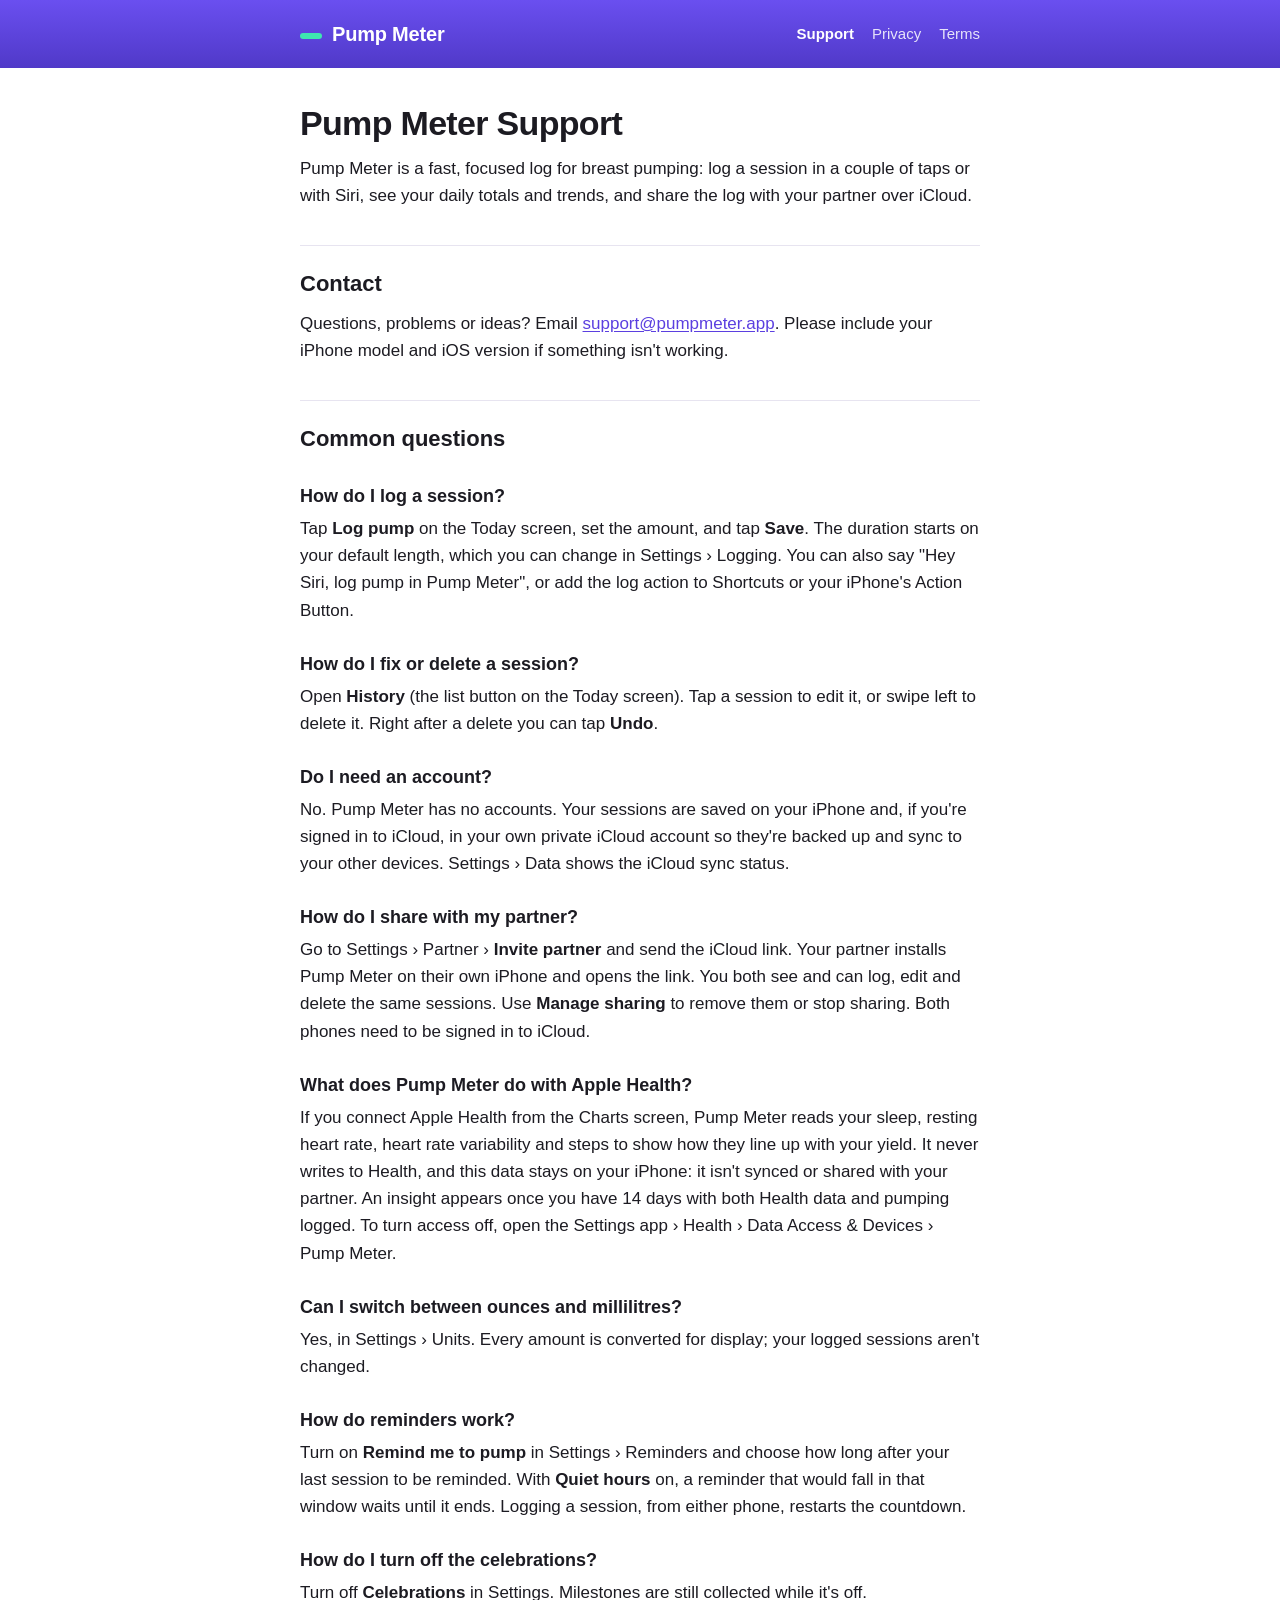
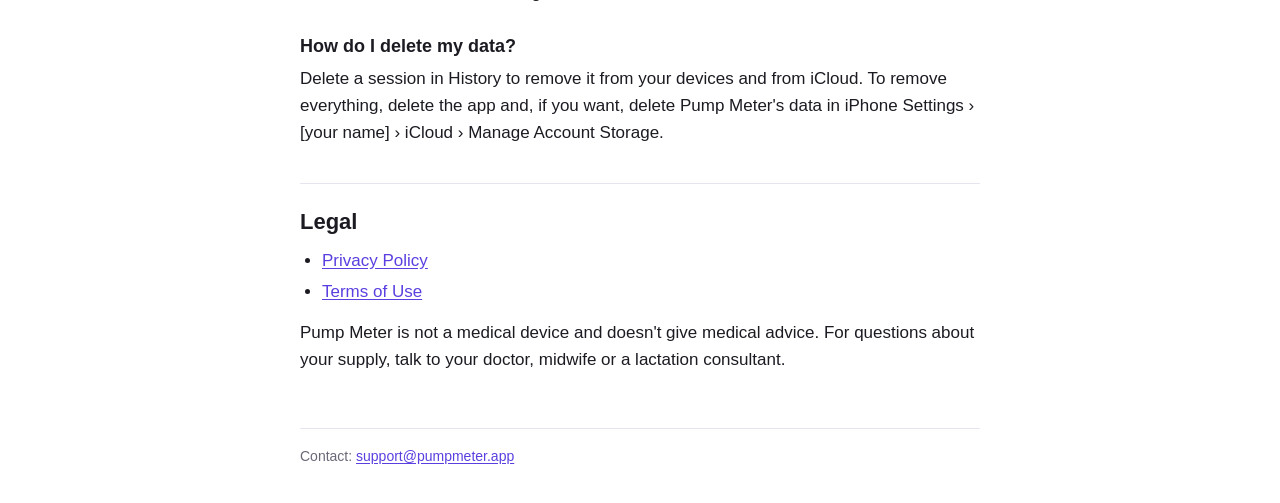
<file: index.html>
<!doctype html>
<html lang="en">
<head>
<meta charset="utf-8">
<meta name="viewport" content="width=device-width, initial-scale=1">
<title>Pump Meter Support</title>
<meta name="description" content="Pump Meter: a fast, focused log for breast pumping.">
<link rel="stylesheet" href="style.css">
</head>
<body>
<header><div class="inner"><a class="brand" href="">Pump Meter</a><nav><a href="" aria-current="page">Support</a><a href="privacy/">Privacy</a><a href="terms/">Terms</a></nav></div></header>
<main>
<h1>Pump Meter Support</h1>
<p>Pump Meter is a fast, focused log for breast pumping: log a session in a couple of taps or with Siri, see your daily totals and trends, and share the log with your partner over iCloud.</p>
<h2>Contact</h2>
<p>Questions, problems or ideas? Email <a href="mailto:support@pumpmeter.app">support@pumpmeter.app</a>. Please include your iPhone model and iOS version if something isn't working.</p>
<h2>Common questions</h2>
<h3>How do I log a session?</h3>
<p>Tap <strong>Log pump</strong> on the Today screen, set the amount, and tap <strong>Save</strong>. The duration starts on your default length, which you can change in Settings › Logging. You can also say "Hey Siri, log pump in Pump Meter", or add the log action to Shortcuts or your iPhone's Action Button.</p>
<h3>How do I fix or delete a session?</h3>
<p>Open <strong>History</strong> (the list button on the Today screen). Tap a session to edit it, or swipe left to delete it. Right after a delete you can tap <strong>Undo</strong>.</p>
<h3>Do I need an account?</h3>
<p>No. Pump Meter has no accounts. Your sessions are saved on your iPhone and, if you're signed in to iCloud, in your own private iCloud account so they're backed up and sync to your other devices. Settings › Data shows the iCloud sync status.</p>
<h3>How do I share with my partner?</h3>
<p>Go to Settings › Partner › <strong>Invite partner</strong> and send the iCloud link. Your partner installs Pump Meter on their own iPhone and opens the link. You both see and can log, edit and delete the same sessions. Use <strong>Manage sharing</strong> to remove them or stop sharing. Both phones need to be signed in to iCloud.</p>
<h3>What does Pump Meter do with Apple Health?</h3>
<p>If you connect Apple Health from the Charts screen, Pump Meter reads your sleep, resting heart rate, heart rate variability and steps to show how they line up with your yield. It never writes to Health, and this data stays on your iPhone: it isn't synced or shared with your partner. An insight appears once you have 14 days with both Health data and pumping logged. To turn access off, open the Settings app › Health › Data Access &amp; Devices › Pump Meter.</p>
<h3>Can I switch between ounces and millilitres?</h3>
<p>Yes, in Settings › Units. Every amount is converted for display; your logged sessions aren't changed.</p>
<h3>How do reminders work?</h3>
<p>Turn on <strong>Remind me to pump</strong> in Settings › Reminders and choose how long after your last session to be reminded. With <strong>Quiet hours</strong> on, a reminder that would fall in that window waits until it ends. Logging a session, from either phone, restarts the countdown.</p>
<h3>How do I turn off the celebrations?</h3>
<p>Turn off <strong>Celebrations</strong> in Settings. Milestones are still collected while it's off.</p>
<h3>How do I delete my data?</h3>
<p>Delete a session in History to remove it from your devices and from iCloud. To remove everything, delete the app and, if you want, delete Pump Meter's data in iPhone Settings › [your name] › iCloud › Manage Account Storage.</p>
<h2>Legal</h2>
<ul><li><a href="privacy/">Privacy Policy</a></li><li><a href="terms/">Terms of Use</a></li></ul>
<p>Pump Meter is not a medical device and doesn't give medical advice. For questions about your supply, talk to your doctor, midwife or a lactation consultant.</p>
</main>
<footer><div class="inner">Contact: <a href="mailto:support@pumpmeter.app">support@pumpmeter.app</a></div></footer>
</body>
</html>
</file>
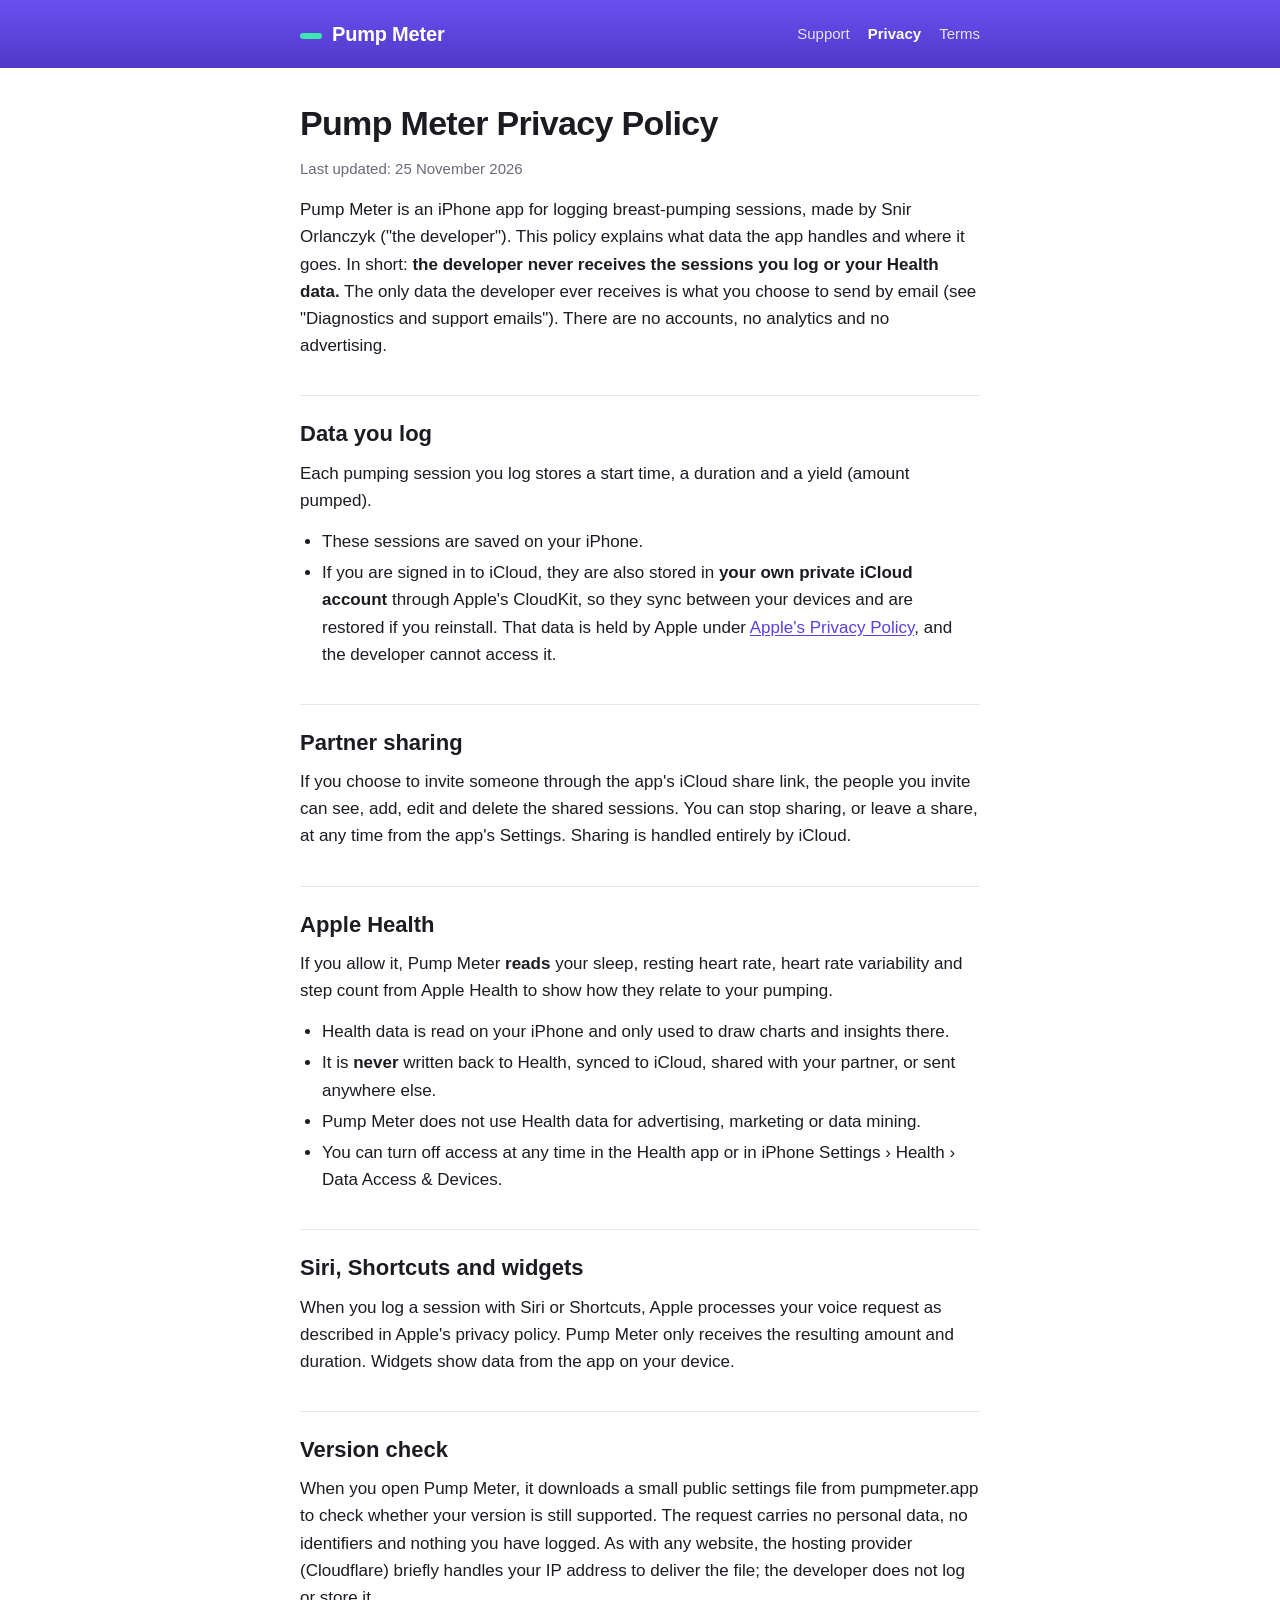
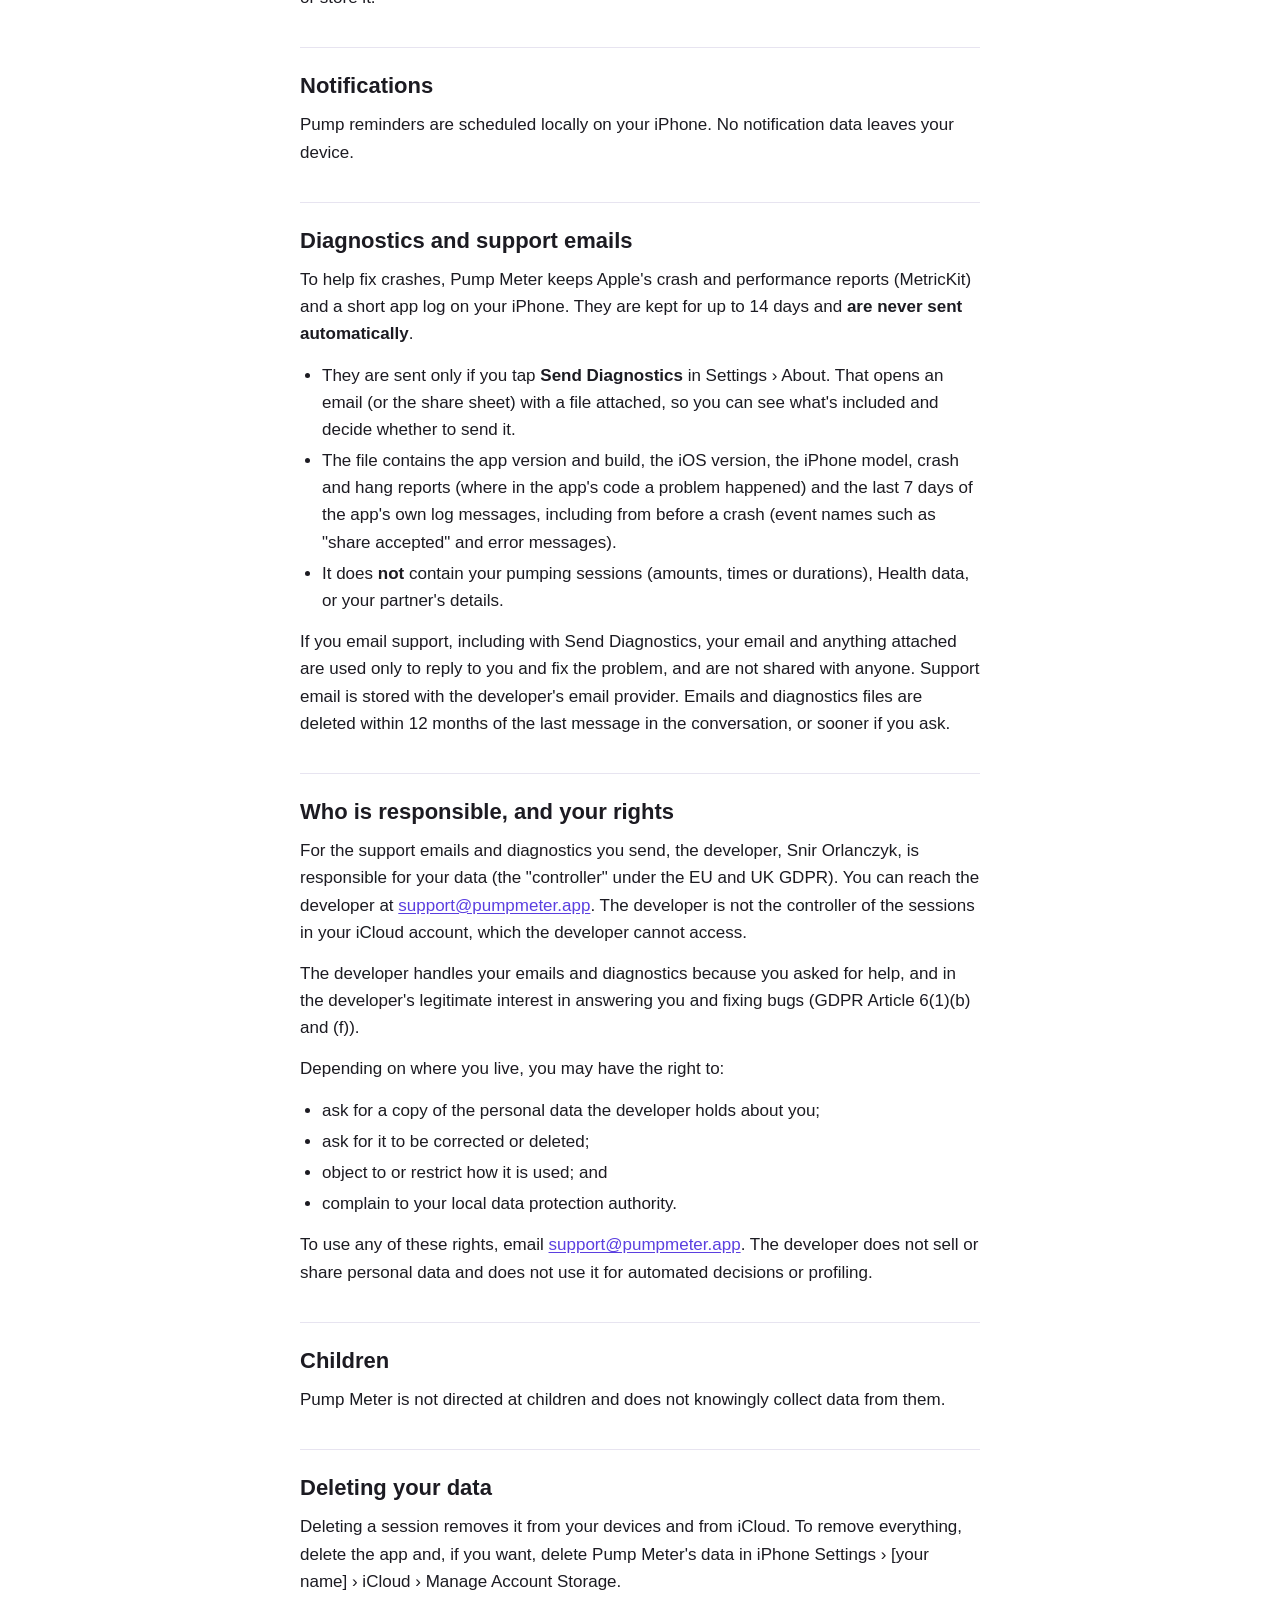
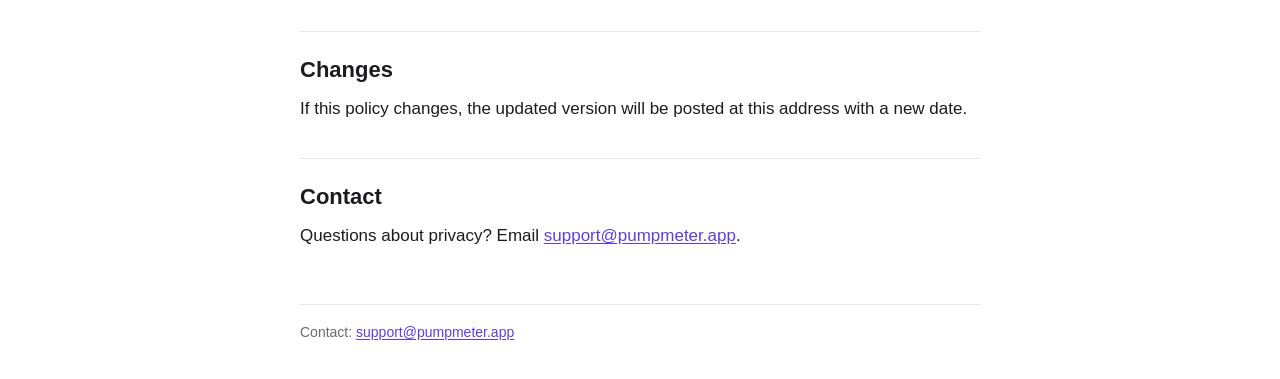
<file: privacy/index.html>
<!doctype html>
<html lang="en">
<head>
<meta charset="utf-8">
<meta name="viewport" content="width=device-width, initial-scale=1">
<title>Pump Meter Privacy Policy</title>
<meta name="description" content="Pump Meter: a fast, focused log for breast pumping.">
<link rel="stylesheet" href="../style.css">
</head>
<body>
<header><div class="inner"><a class="brand" href="../">Pump Meter</a><nav><a href="../">Support</a><a href="../privacy/" aria-current="page">Privacy</a><a href="../terms/">Terms</a></nav></div></header>
<main>
<h1>Pump Meter Privacy Policy</h1>
<p><em>Last updated: 25 November 2026</em></p>
<p>Pump Meter is an iPhone app for logging breast-pumping sessions, made by Snir Orlanczyk ("the developer"). This policy explains what data the app handles and where it goes. In short: <strong>the developer never receives the sessions you log or your Health data.</strong> The only data the developer ever receives is what you choose to send by email (see "Diagnostics and support emails"). There are no accounts, no analytics and no advertising.</p>
<h2>Data you log</h2>
<p>Each pumping session you log stores a start time, a duration and a yield (amount pumped).</p>
<ul><li>These sessions are saved on your iPhone.</li><li>If you are signed in to iCloud, they are also stored in <strong>your own private iCloud account</strong> through Apple's CloudKit, so they sync between your devices and are restored if you reinstall. That data is held by Apple under <a href="https://www.apple.com/legal/privacy/">Apple's Privacy Policy</a>, and the developer cannot access it.</li></ul>
<h2>Partner sharing</h2>
<p>If you choose to invite someone through the app's iCloud share link, the people you invite can see, add, edit and delete the shared sessions. You can stop sharing, or leave a share, at any time from the app's Settings. Sharing is handled entirely by iCloud.</p>
<h2>Apple Health</h2>
<p>If you allow it, Pump Meter <strong>reads</strong> your sleep, resting heart rate, heart rate variability and step count from Apple Health to show how they relate to your pumping.</p>
<ul><li>Health data is read on your iPhone and only used to draw charts and insights there.</li><li>It is <strong>never</strong> written back to Health, synced to iCloud, shared with your partner, or sent anywhere else.</li><li>Pump Meter does not use Health data for advertising, marketing or data mining.</li><li>You can turn off access at any time in the Health app or in iPhone Settings › Health › Data Access &amp; Devices.</li></ul>
<h2>Siri, Shortcuts and widgets</h2>
<p>When you log a session with Siri or Shortcuts, Apple processes your voice request as described in Apple's privacy policy. Pump Meter only receives the resulting amount and duration. Widgets show data from the app on your device.</p>
<h2>Version check</h2>
<p>When you open Pump Meter, it downloads a small public settings file from pumpmeter.app to check whether your version is still supported. The request carries no personal data, no identifiers and nothing you have logged. As with any website, the hosting provider (Cloudflare) briefly handles your IP address to deliver the file; the developer does not log or store it.</p>
<h2>Notifications</h2>
<p>Pump reminders are scheduled locally on your iPhone. No notification data leaves your device.</p>
<h2>Diagnostics and support emails</h2>
<p>To help fix crashes, Pump Meter keeps Apple's crash and performance reports (MetricKit) and a short app log on your iPhone. They are kept for up to 14 days and <strong>are never sent automatically</strong>.</p>
<ul><li>They are sent only if you tap <strong>Send Diagnostics</strong> in Settings › About. That opens an email (or the share sheet) with a file attached, so you can see what's included and decide whether to send it.</li><li>The file contains the app version and build, the iOS version, the iPhone model, crash and hang reports (where in the app's code a problem happened) and the last 7 days of the app's own log messages, including from before a crash (event names such as "share accepted" and error messages).</li><li>It does <strong>not</strong> contain your pumping sessions (amounts, times or durations), Health data, or your partner's details.</li></ul>
<p>If you email support, including with Send Diagnostics, your email and anything attached are used only to reply to you and fix the problem, and are not shared with anyone. Support email is stored with the developer's email provider. Emails and diagnostics files are deleted within 12 months of the last message in the conversation, or sooner if you ask.</p>
<h2>Who is responsible, and your rights</h2>
<p>For the support emails and diagnostics you send, the developer, Snir Orlanczyk, is responsible for your data (the "controller" under the EU and UK GDPR). You can reach the developer at <a href="mailto:support@pumpmeter.app">support@pumpmeter.app</a>. The developer is not the controller of the sessions in your iCloud account, which the developer cannot access.</p>
<p>The developer handles your emails and diagnostics because you asked for help, and in the developer's legitimate interest in answering you and fixing bugs (GDPR Article 6(1)(b) and (f)).</p>
<p>Depending on where you live, you may have the right to:</p>
<ul><li>ask for a copy of the personal data the developer holds about you;</li><li>ask for it to be corrected or deleted;</li><li>object to or restrict how it is used; and</li><li>complain to your local data protection authority.</li></ul>
<p>To use any of these rights, email <a href="mailto:support@pumpmeter.app">support@pumpmeter.app</a>. The developer does not sell or share personal data and does not use it for automated decisions or profiling.</p>
<h2>Children</h2>
<p>Pump Meter is not directed at children and does not knowingly collect data from them.</p>
<h2>Deleting your data</h2>
<p>Deleting a session removes it from your devices and from iCloud. To remove everything, delete the app and, if you want, delete Pump Meter's data in iPhone Settings › [your name] › iCloud › Manage Account Storage.</p>
<h2>Changes</h2>
<p>If this policy changes, the updated version will be posted at this address with a new date.</p>
<h2>Contact</h2>
<p>Questions about privacy? Email <a href="mailto:support@pumpmeter.app">support@pumpmeter.app</a>.</p>
</main>
<footer><div class="inner">Contact: <a href="mailto:support@pumpmeter.app">support@pumpmeter.app</a></div></footer>
</body>
</html>
</file>
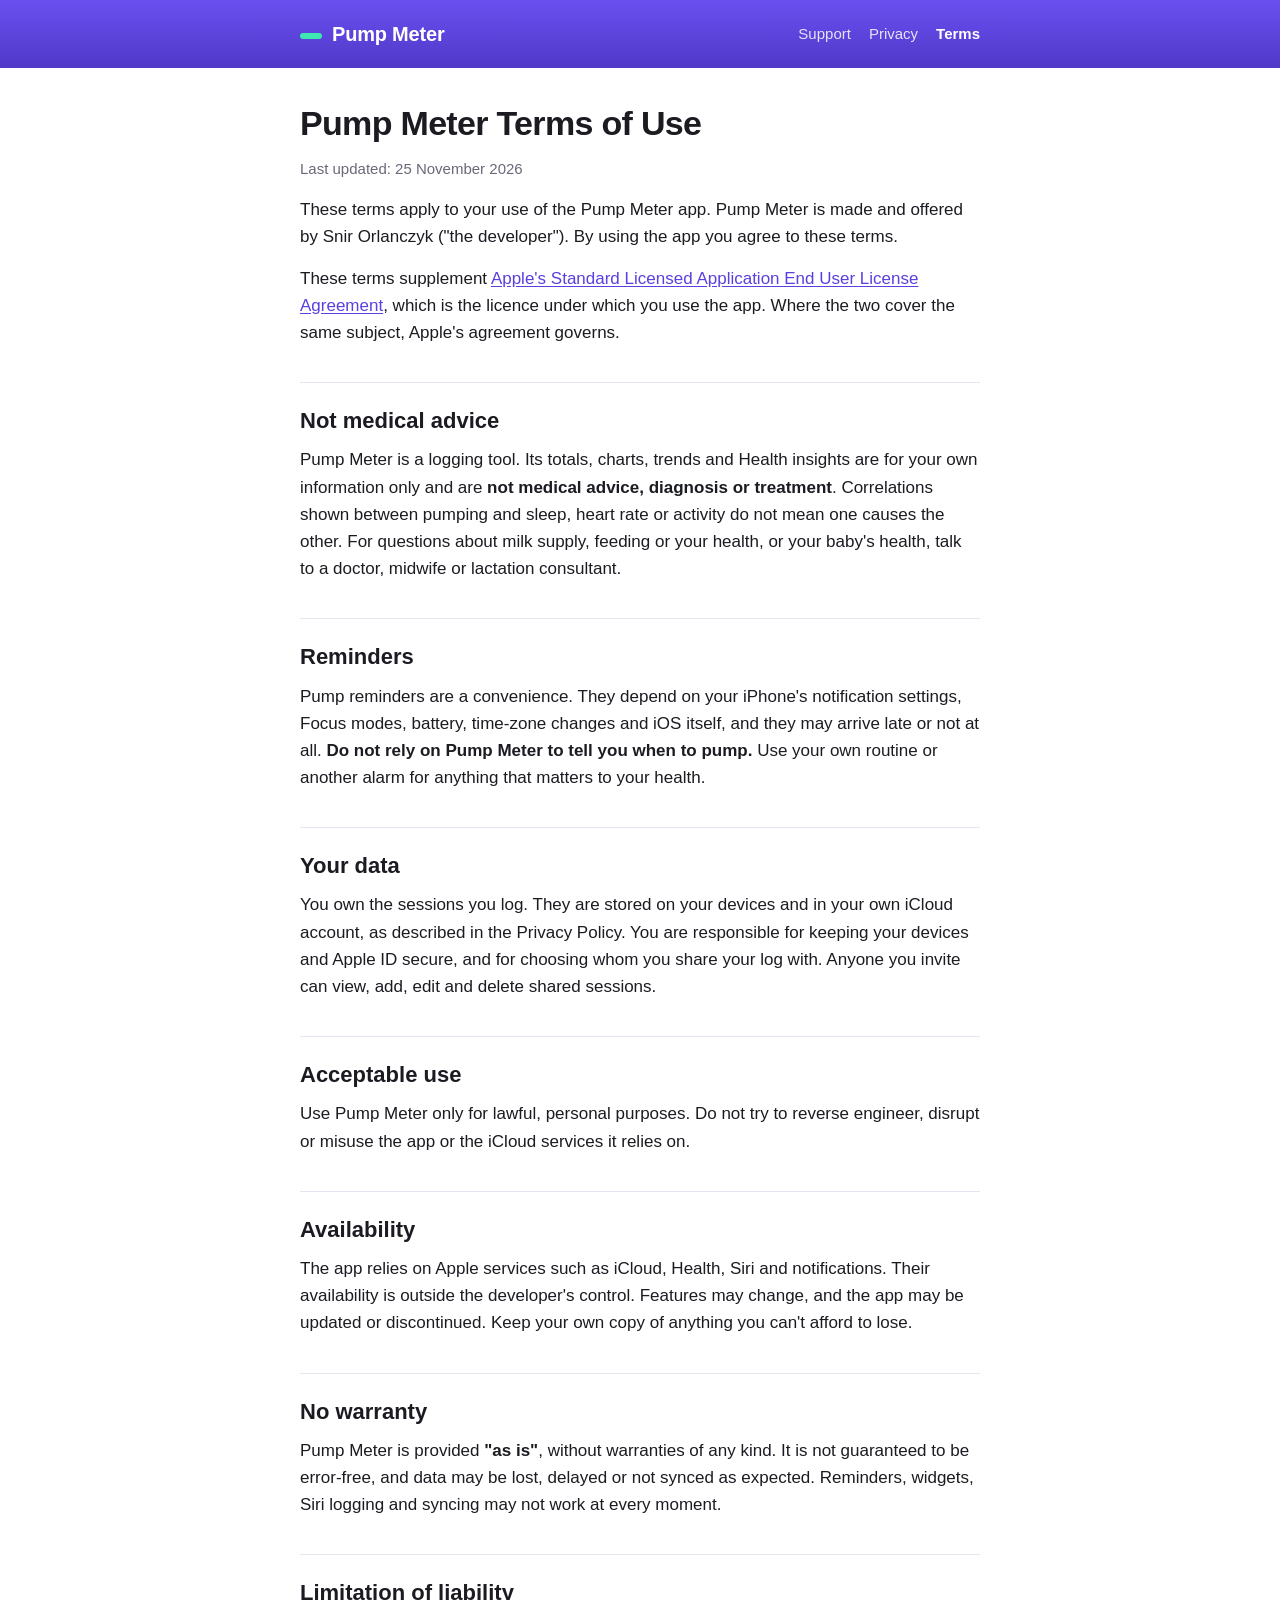
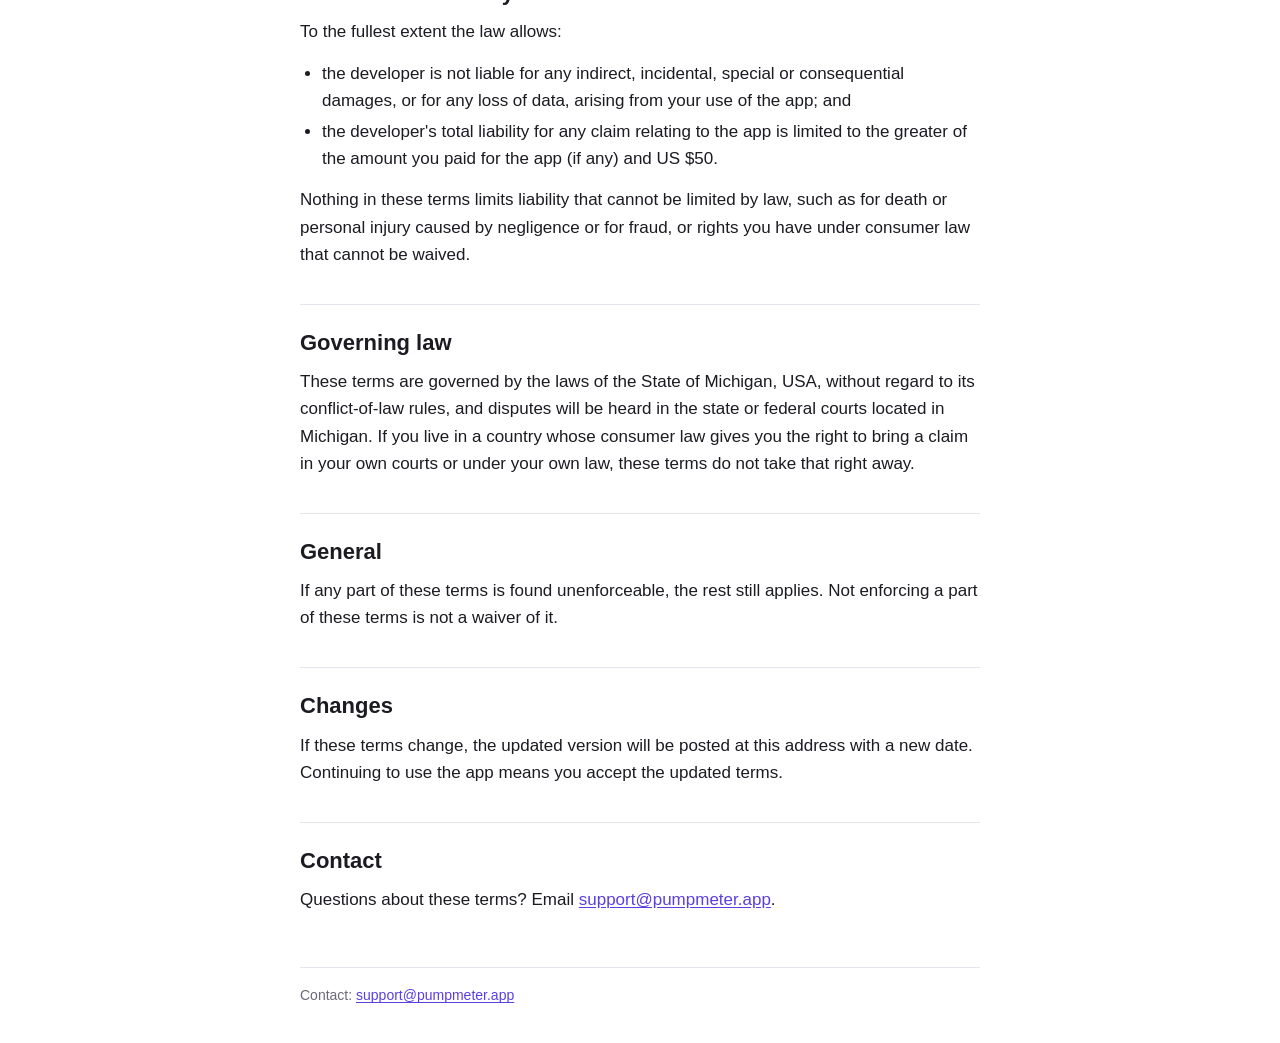
<file: terms/index.html>
<!doctype html>
<html lang="en">
<head>
<meta charset="utf-8">
<meta name="viewport" content="width=device-width, initial-scale=1">
<title>Pump Meter Terms of Use</title>
<meta name="description" content="Pump Meter: a fast, focused log for breast pumping.">
<link rel="stylesheet" href="../style.css">
</head>
<body>
<header><div class="inner"><a class="brand" href="../">Pump Meter</a><nav><a href="../">Support</a><a href="../privacy/">Privacy</a><a href="../terms/" aria-current="page">Terms</a></nav></div></header>
<main>
<h1>Pump Meter Terms of Use</h1>
<p><em>Last updated: 25 November 2026</em></p>
<p>These terms apply to your use of the Pump Meter app. Pump Meter is made and offered by Snir Orlanczyk ("the developer"). By using the app you agree to these terms.</p>
<p>These terms supplement <a href="https://www.apple.com/legal/internet-services/itunes/dev/stdeula/">Apple's Standard Licensed Application End User License Agreement</a>, which is the licence under which you use the app. Where the two cover the same subject, Apple's agreement governs.</p>
<h2>Not medical advice</h2>
<p>Pump Meter is a logging tool. Its totals, charts, trends and Health insights are for your own information only and are <strong>not medical advice, diagnosis or treatment</strong>. Correlations shown between pumping and sleep, heart rate or activity do not mean one causes the other. For questions about milk supply, feeding or your health, or your baby's health, talk to a doctor, midwife or lactation consultant.</p>
<h2>Reminders</h2>
<p>Pump reminders are a convenience. They depend on your iPhone's notification settings, Focus modes, battery, time-zone changes and iOS itself, and they may arrive late or not at all. <strong>Do not rely on Pump Meter to tell you when to pump.</strong> Use your own routine or another alarm for anything that matters to your health.</p>
<h2>Your data</h2>
<p>You own the sessions you log. They are stored on your devices and in your own iCloud account, as described in the Privacy Policy. You are responsible for keeping your devices and Apple ID secure, and for choosing whom you share your log with. Anyone you invite can view, add, edit and delete shared sessions.</p>
<h2>Acceptable use</h2>
<p>Use Pump Meter only for lawful, personal purposes. Do not try to reverse engineer, disrupt or misuse the app or the iCloud services it relies on.</p>
<h2>Availability</h2>
<p>The app relies on Apple services such as iCloud, Health, Siri and notifications. Their availability is outside the developer's control. Features may change, and the app may be updated or discontinued. Keep your own copy of anything you can't afford to lose.</p>
<h2>No warranty</h2>
<p>Pump Meter is provided <strong>"as is"</strong>, without warranties of any kind. It is not guaranteed to be error-free, and data may be lost, delayed or not synced as expected. Reminders, widgets, Siri logging and syncing may not work at every moment.</p>
<h2>Limitation of liability</h2>
<p>To the fullest extent the law allows:</p>
<ul><li>the developer is not liable for any indirect, incidental, special or consequential damages, or for any loss of data, arising from your use of the app; and</li><li>the developer's total liability for any claim relating to the app is limited to the greater of the amount you paid for the app (if any) and US $50.</li></ul>
<p>Nothing in these terms limits liability that cannot be limited by law, such as for death or personal injury caused by negligence or for fraud, or rights you have under consumer law that cannot be waived.</p>
<h2>Governing law</h2>
<p>These terms are governed by the laws of the State of Michigan, USA, without regard to its conflict-of-law rules, and disputes will be heard in the state or federal courts located in Michigan. If you live in a country whose consumer law gives you the right to bring a claim in your own courts or under your own law, these terms do not take that right away.</p>
<h2>General</h2>
<p>If any part of these terms is found unenforceable, the rest still applies. Not enforcing a part of these terms is not a waiver of it.</p>
<h2>Changes</h2>
<p>If these terms change, the updated version will be posted at this address with a new date. Continuing to use the app means you accept the updated terms.</p>
<h2>Contact</h2>
<p>Questions about these terms? Email <a href="mailto:support@pumpmeter.app">support@pumpmeter.app</a>.</p>
</main>
<footer><div class="inner">Contact: <a href="mailto:support@pumpmeter.app">support@pumpmeter.app</a></div></footer>
</body>
</html>
</file>
<file: style.css>
:root {
  --bg: #ffffff;
  --text: #1c1b22;
  --muted: #6b6878;
  --accent: #5b3fe0;
  --accent-soft: #efebff;
  --rule: #e7e4f0;
  color-scheme: light dark;
}
@media (prefers-color-scheme: dark) {
  :root {
    --bg: #141219;
    --text: #f2f0f7;
    --muted: #a5a1b3;
    --accent: #9d8bff;
    --accent-soft: #241f3a;
    --rule: #2c2838;
  }
}
* { box-sizing: border-box; }
html { -webkit-text-size-adjust: 100%; }
body {
  margin: 0;
  background: var(--bg);
  color: var(--text);
  font: 17px/1.6 ui-rounded, -apple-system, BlinkMacSystemFont, "SF Pro Rounded", "Segoe UI", Roboto, sans-serif;
}
header {
  background: linear-gradient(180deg, #6a4ff0, #5039c8);
  color: #fff;
}
header .inner, main, footer { max-width: 720px; margin: 0 auto; padding: 0 20px; }
header .inner { display: flex; align-items: center; justify-content: space-between; gap: 12px; padding-top: 18px; padding-bottom: 18px; flex-wrap: wrap; }
header a { color: #fff; text-decoration: none; }
.brand { font-weight: 800; font-size: 20px; letter-spacing: -0.01em; }
.brand::before { content: ""; display: inline-block; width: 22px; height: 6px; border-radius: 3px; background: #3ee6b0; margin-right: 10px; vertical-align: middle; }
nav { display: flex; gap: 18px; font-size: 15px; }
nav a { opacity: 0.85; }
nav a[aria-current="page"] { opacity: 1; font-weight: 700; }
main { padding-top: 28px; padding-bottom: 40px; }
h1 { font-size: 34px; line-height: 1.15; letter-spacing: -0.02em; margin: 8px 0 12px; }
h2 { font-size: 22px; margin: 36px 0 8px; padding-top: 20px; border-top: 1px solid var(--rule); }
h3 { font-size: 18px; margin: 26px 0 4px; }
p, ul { margin: 0 0 14px; }
ul { padding-left: 22px; }
li { margin: 4px 0; }
a { color: var(--accent); text-underline-offset: 2px; }
em:first-child:only-child { color: var(--muted); font-style: normal; font-size: 15px; }
strong { font-weight: 700; }
footer { padding-bottom: 36px; color: var(--muted); font-size: 14px; }
footer .inner { border-top: 1px solid var(--rule); padding-top: 16px; }
</file>
